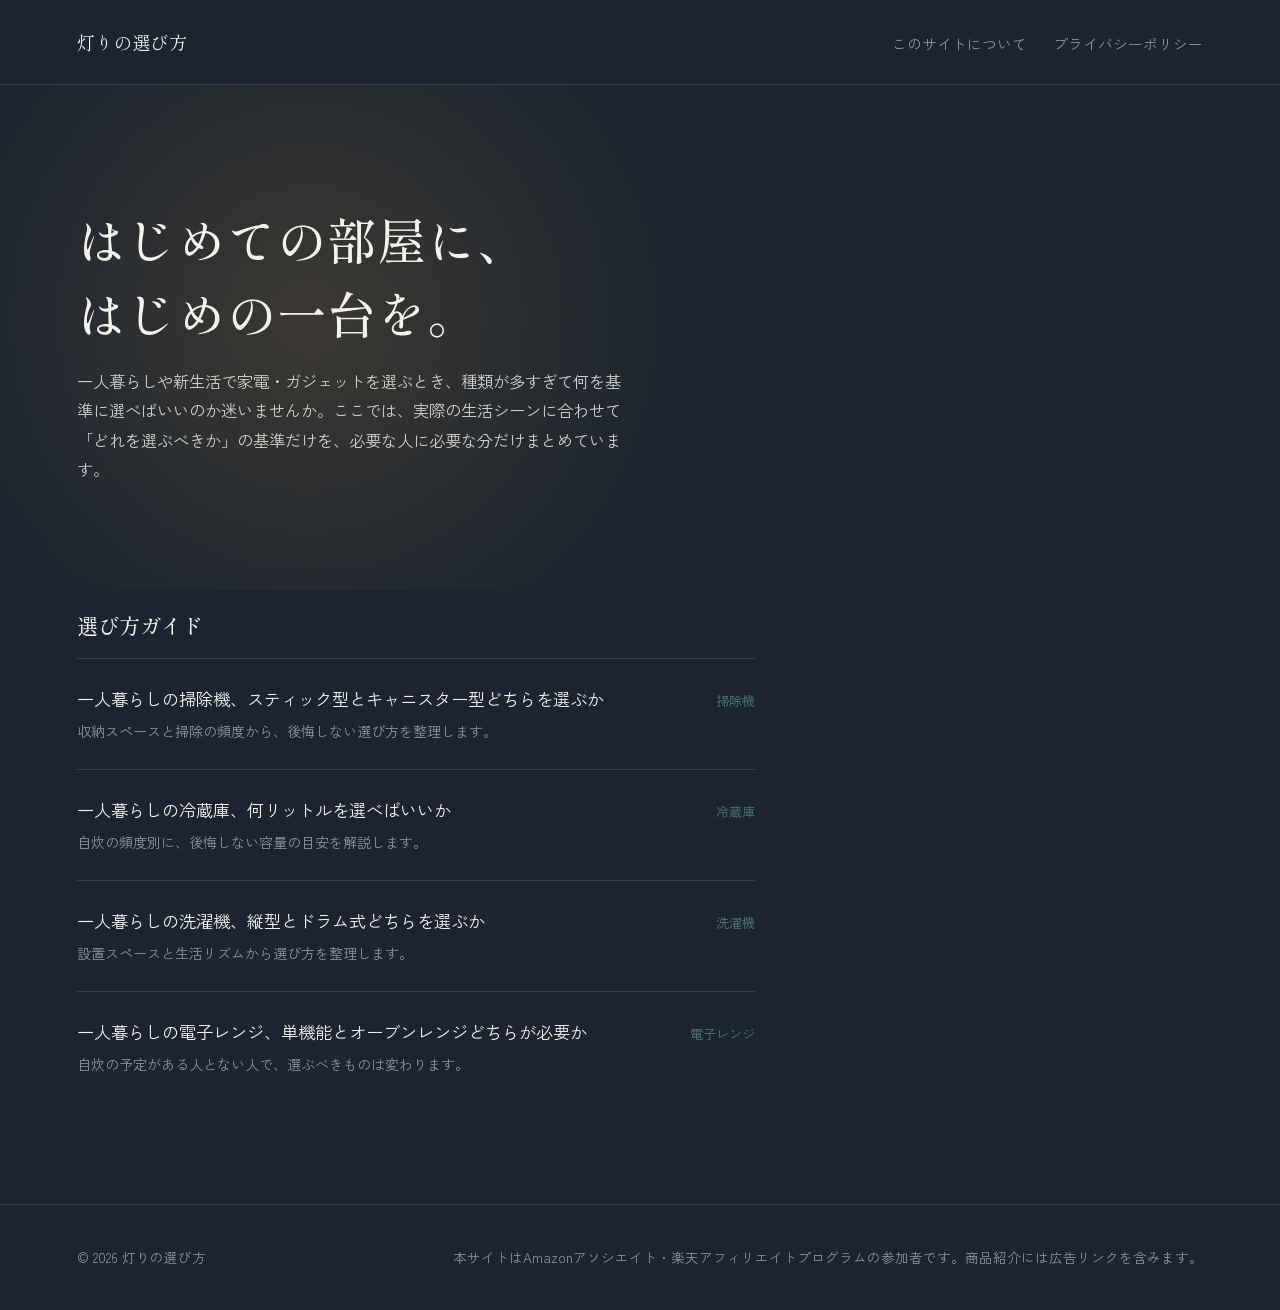
<file: index.html>
<!DOCTYPE html>
<html lang="ja">
<head>
<meta charset="UTF-8">
<meta name="viewport" content="width=device-width, initial-scale=1">
<title>灯りの選び方 | 新生活の家電・ガジェット選びガイド</title>
<meta name="description" content="はじめての一人暮らし・新生活で失敗しない家電とガジェットの選び方を、条件別にわかりやすく紹介しています。">
<link rel="canonical" href="https://example.github.io/">
<link rel="preconnect" href="https://fonts.googleapis.com">
<link href="https://fonts.googleapis.com/css2?family=Shippori+Mincho:wght@500;700&family=Zen+Kaku+Gothic+New:wght@400;500&display=swap" rel="stylesheet">
<link rel="stylesheet" href="style.css">
</head>
<body>

<header class="site-header">
  <div class="logo">灯りの選び方</div>
  <nav>
    <a href="about.html">このサイトについて</a>
    <a href="privacy-policy.html">プライバシーポリシー</a>
  </nav>
</header>

<section class="hero">
  <h1>はじめての部屋に、<br>はじめの一台を。</h1>
  <p>一人暮らしや新生活で家電・ガジェットを選ぶとき、種類が多すぎて何を基準に選べばいいのか迷いませんか。ここでは、実際の生活シーンに合わせて「どれを選ぶべきか」の基準だけを、必要な人に必要な分だけまとめています。</p>
</section>

<section class="article-list">
  <h2>選び方ガイド</h2>
  <div class="article-row">
    <div class="title">
      <a href="articles/vacuum-cleaner-guide.html">一人暮らしの掃除機、スティック型とキャニスター型どちらを選ぶか</a>
      <div class="dek">収納スペースと掃除の頻度から、後悔しない選び方を整理します。</div>
    </div>
    <div class="tag">掃除機</div>
  </div>

  <div class="article-row">
    <div class="title">
      <a href="articles/refrigerator-guide.html">一人暮らしの冷蔵庫、何リットルを選べばいいか</a>
      <div class="dek">自炊の頻度別に、後悔しない容量の目安を解説します。</div>
    </div>
    <div class="tag">冷蔵庫</div>
  </div>

  <div class="article-row">
    <div class="title">
      <a href="articles/washing-machine-guide.html">一人暮らしの洗濯機、縦型とドラム式どちらを選ぶか</a>
      <div class="dek">設置スペースと生活リズムから選び方を整理します。</div>
    </div>
    <div class="tag">洗濯機</div>
  </div>

  <div class="article-row">
    <div class="title">
      <a href="articles/microwave-guide.html">一人暮らしの電子レンジ、単機能とオーブンレンジどちらが必要か</a>
      <div class="dek">自炊の予定がある人とない人で、選ぶべきものは変わります。</div>
    </div>
    <div class="tag">電子レンジ</div>
  </div>

</section>

<footer class="site-footer">
  <span>&copy; 2026 灯りの選び方</span>
  <span>本サイトはAmazonアソシエイト・楽天アフィリエイトプログラムの参加者です。商品紹介には広告リンクを含みます。</span>
</footer>

</body>
</html>
</file>
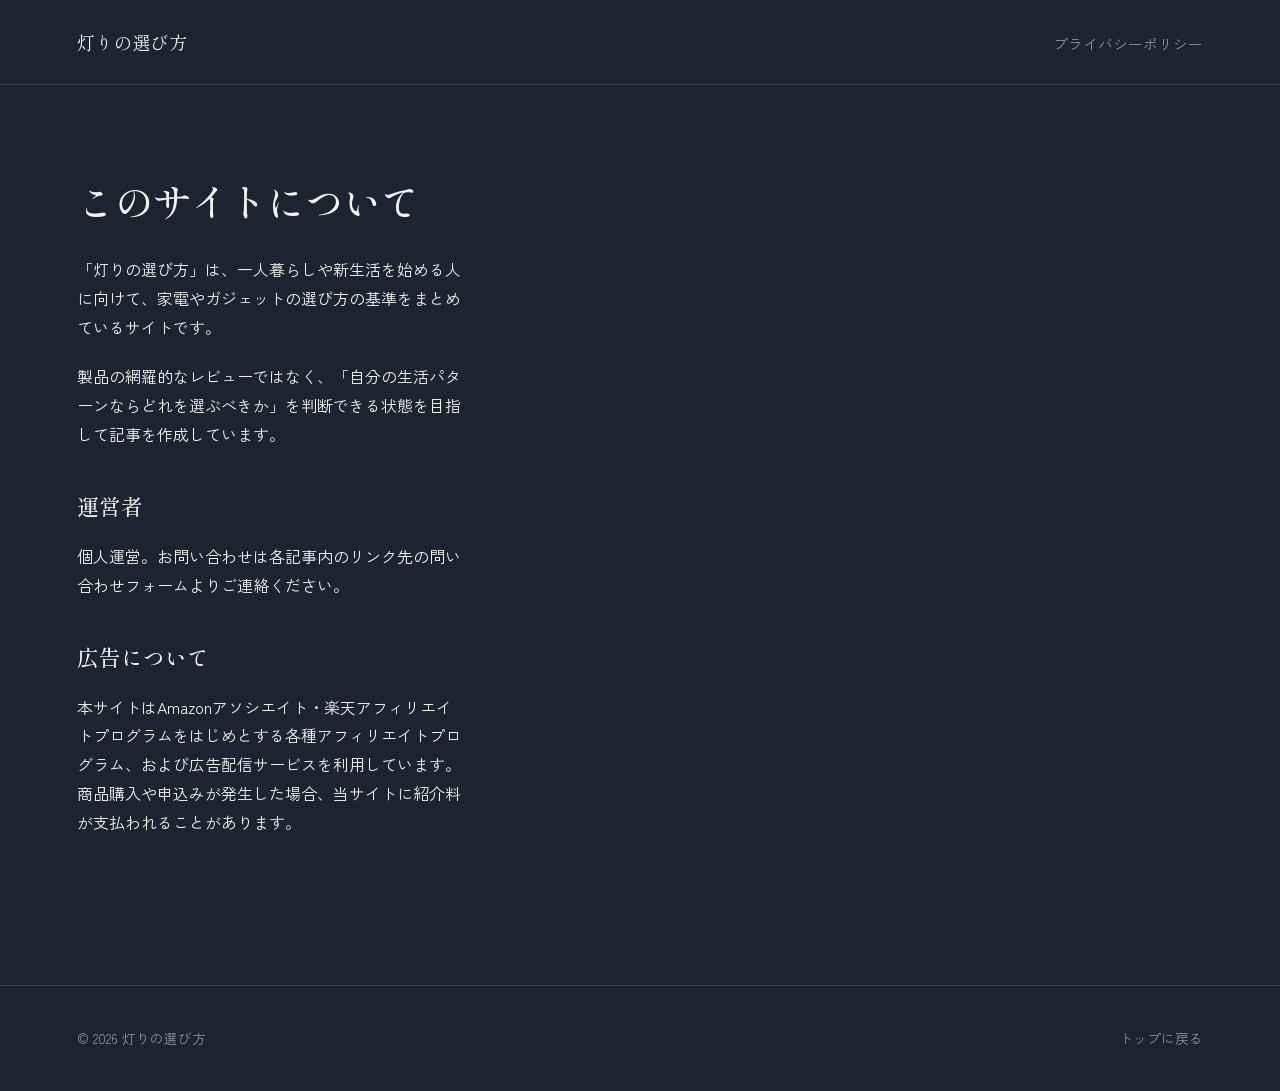
<file: about.html>
<!DOCTYPE html>
<html lang="ja">
<head>
<meta charset="UTF-8">
<meta name="viewport" content="width=device-width, initial-scale=1">
<title>このサイトについて | 灯りの選び方</title>
<link href="https://fonts.googleapis.com/css2?family=Shippori+Mincho:wght@500;700&family=Zen+Kaku+Gothic+New:wght@400;500&display=swap" rel="stylesheet">
<link rel="stylesheet" href="style.css">
</head>
<body>

<header class="site-header">
  <div class="logo"><a href="index.html" style="color:inherit">灯りの選び方</a></div>
  <nav><a href="privacy-policy.html">プライバシーポリシー</a></nav>
</header>

<article class="article">
  <h1>このサイトについて</h1>
  <p>「灯りの選び方」は、一人暮らしや新生活を始める人に向けて、家電やガジェットの選び方の基準をまとめているサイトです。</p>
  <p>製品の網羅的なレビューではなく、「自分の生活パターンならどれを選ぶべきか」を判断できる状態を目指して記事を作成しています。</p>

  <h2>運営者</h2>
  <p>個人運営。お問い合わせは各記事内のリンク先の問い合わせフォームよりご連絡ください。</p>

  <h2>広告について</h2>
  <p>本サイトはAmazonアソシエイト・楽天アフィリエイトプログラムをはじめとする各種アフィリエイトプログラム、および広告配信サービスを利用しています。商品購入や申込みが発生した場合、当サイトに紹介料が支払われることがあります。</p>
</article>

<footer class="site-footer">
  <span>&copy; 2026 灯りの選び方</span>
  <a href="index.html">トップに戻る</a>
</footer>

</body>
</html>
</file>
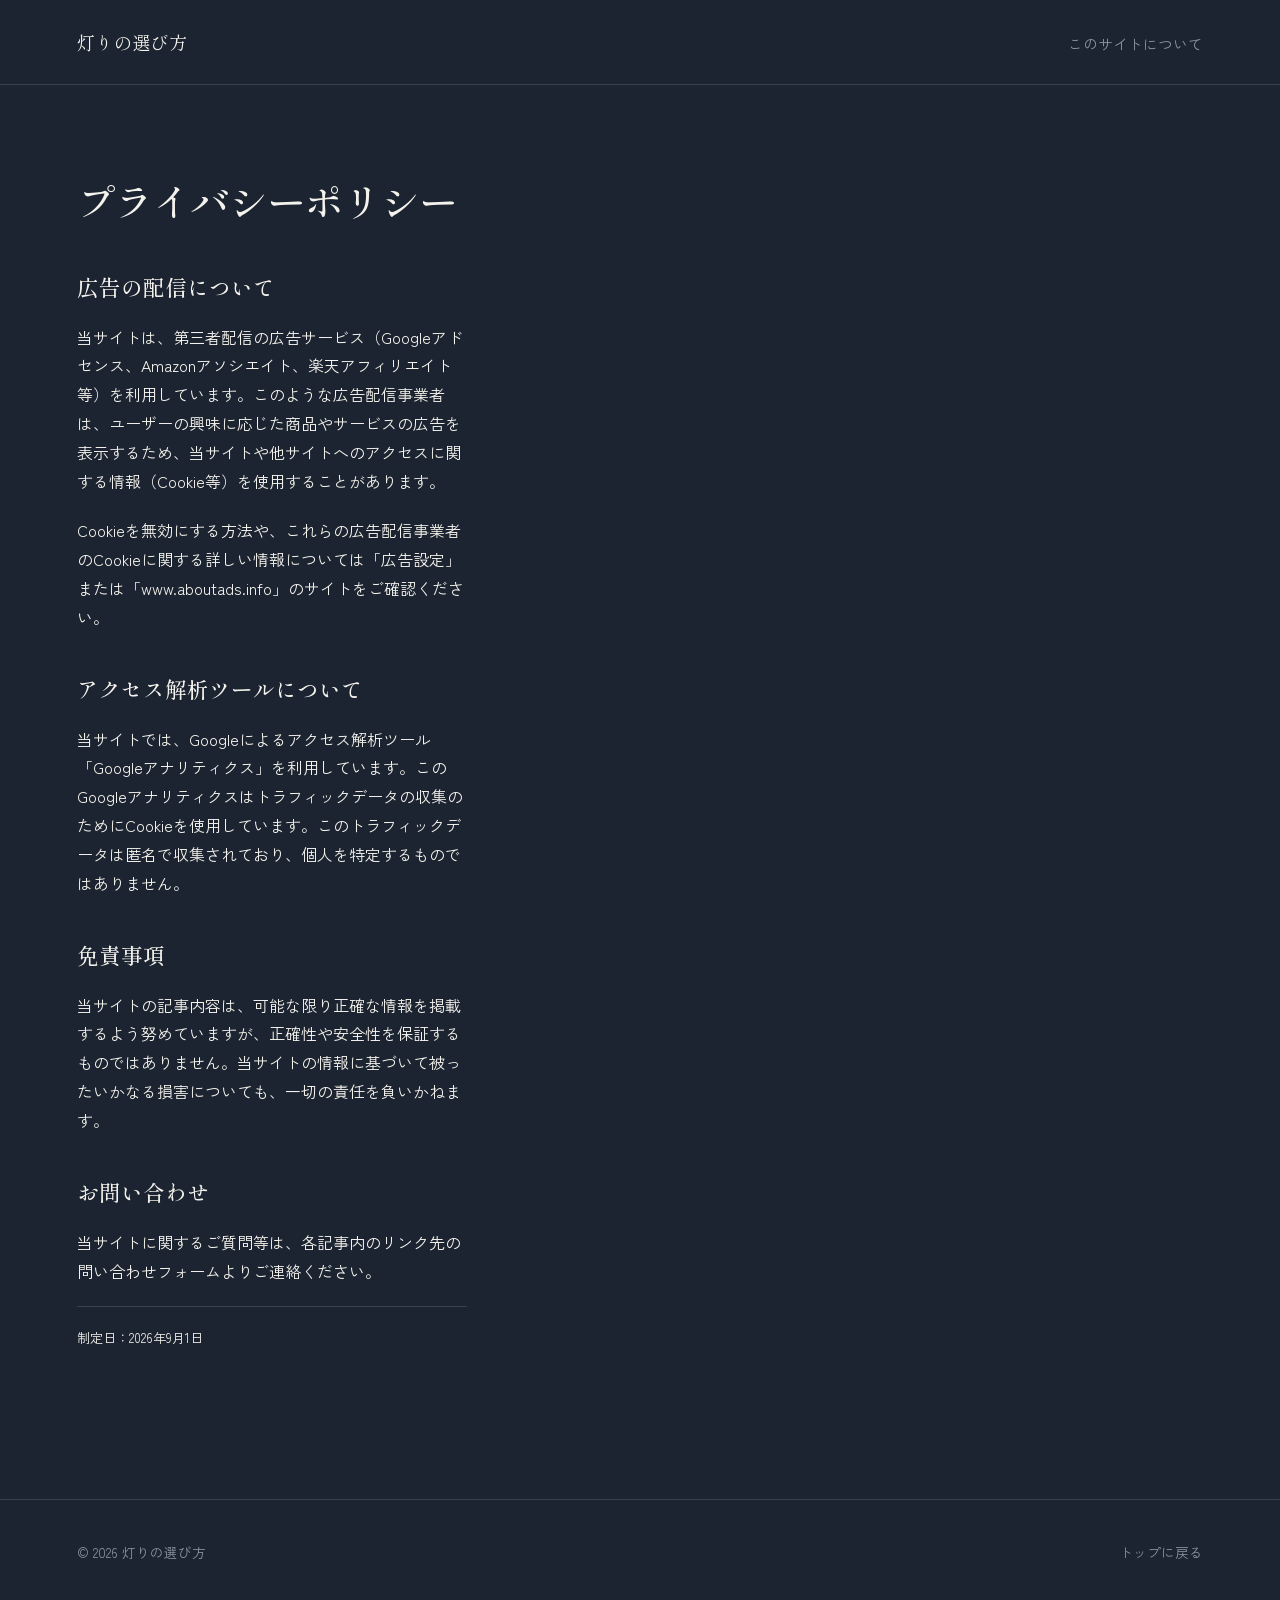
<file: privacy-policy.html>
<!DOCTYPE html>
<html lang="ja">
<head>
<meta charset="UTF-8">
<meta name="viewport" content="width=device-width, initial-scale=1">
<title>プライバシーポリシー | 灯りの選び方</title>
<link href="https://fonts.googleapis.com/css2?family=Shippori+Mincho:wght@500;700&family=Zen+Kaku+Gothic+New:wght@400;500&display=swap" rel="stylesheet">
<link rel="stylesheet" href="style.css">
</head>
<body>

<header class="site-header">
  <div class="logo"><a href="index.html" style="color:inherit">灯りの選び方</a></div>
  <nav><a href="about.html">このサイトについて</a></nav>
</header>

<article class="article">
  <h1>プライバシーポリシー</h1>

  <h2>広告の配信について</h2>
  <p>当サイトは、第三者配信の広告サービス（Googleアドセンス、Amazonアソシエイト、楽天アフィリエイト等）を利用しています。このような広告配信事業者は、ユーザーの興味に応じた商品やサービスの広告を表示するため、当サイトや他サイトへのアクセスに関する情報（Cookie等）を使用することがあります。</p>
  <p>Cookieを無効にする方法や、これらの広告配信事業者のCookieに関する詳しい情報については「広告設定」または「www.aboutads.info」のサイトをご確認ください。</p>

  <h2>アクセス解析ツールについて</h2>
  <p>当サイトでは、Googleによるアクセス解析ツール「Googleアナリティクス」を利用しています。このGoogleアナリティクスはトラフィックデータの収集のためにCookieを使用しています。このトラフィックデータは匿名で収集されており、個人を特定するものではありません。</p>

  <h2>免責事項</h2>
  <p>当サイトの記事内容は、可能な限り正確な情報を掲載するよう努めていますが、正確性や安全性を保証するものではありません。当サイトの情報に基づいて被ったいかなる損害についても、一切の責任を負いかねます。</p>

  <h2>お問い合わせ</h2>
  <p>当サイトに関するご質問等は、各記事内のリンク先の問い合わせフォームよりご連絡ください。</p>

  <p class="disclosure">制定日：2026年9月1日</p>
</article>

<footer class="site-footer">
  <span>&copy; 2026 灯りの選び方</span>
  <a href="index.html">トップに戻る</a>
</footer>

</body>
</html>
</file>
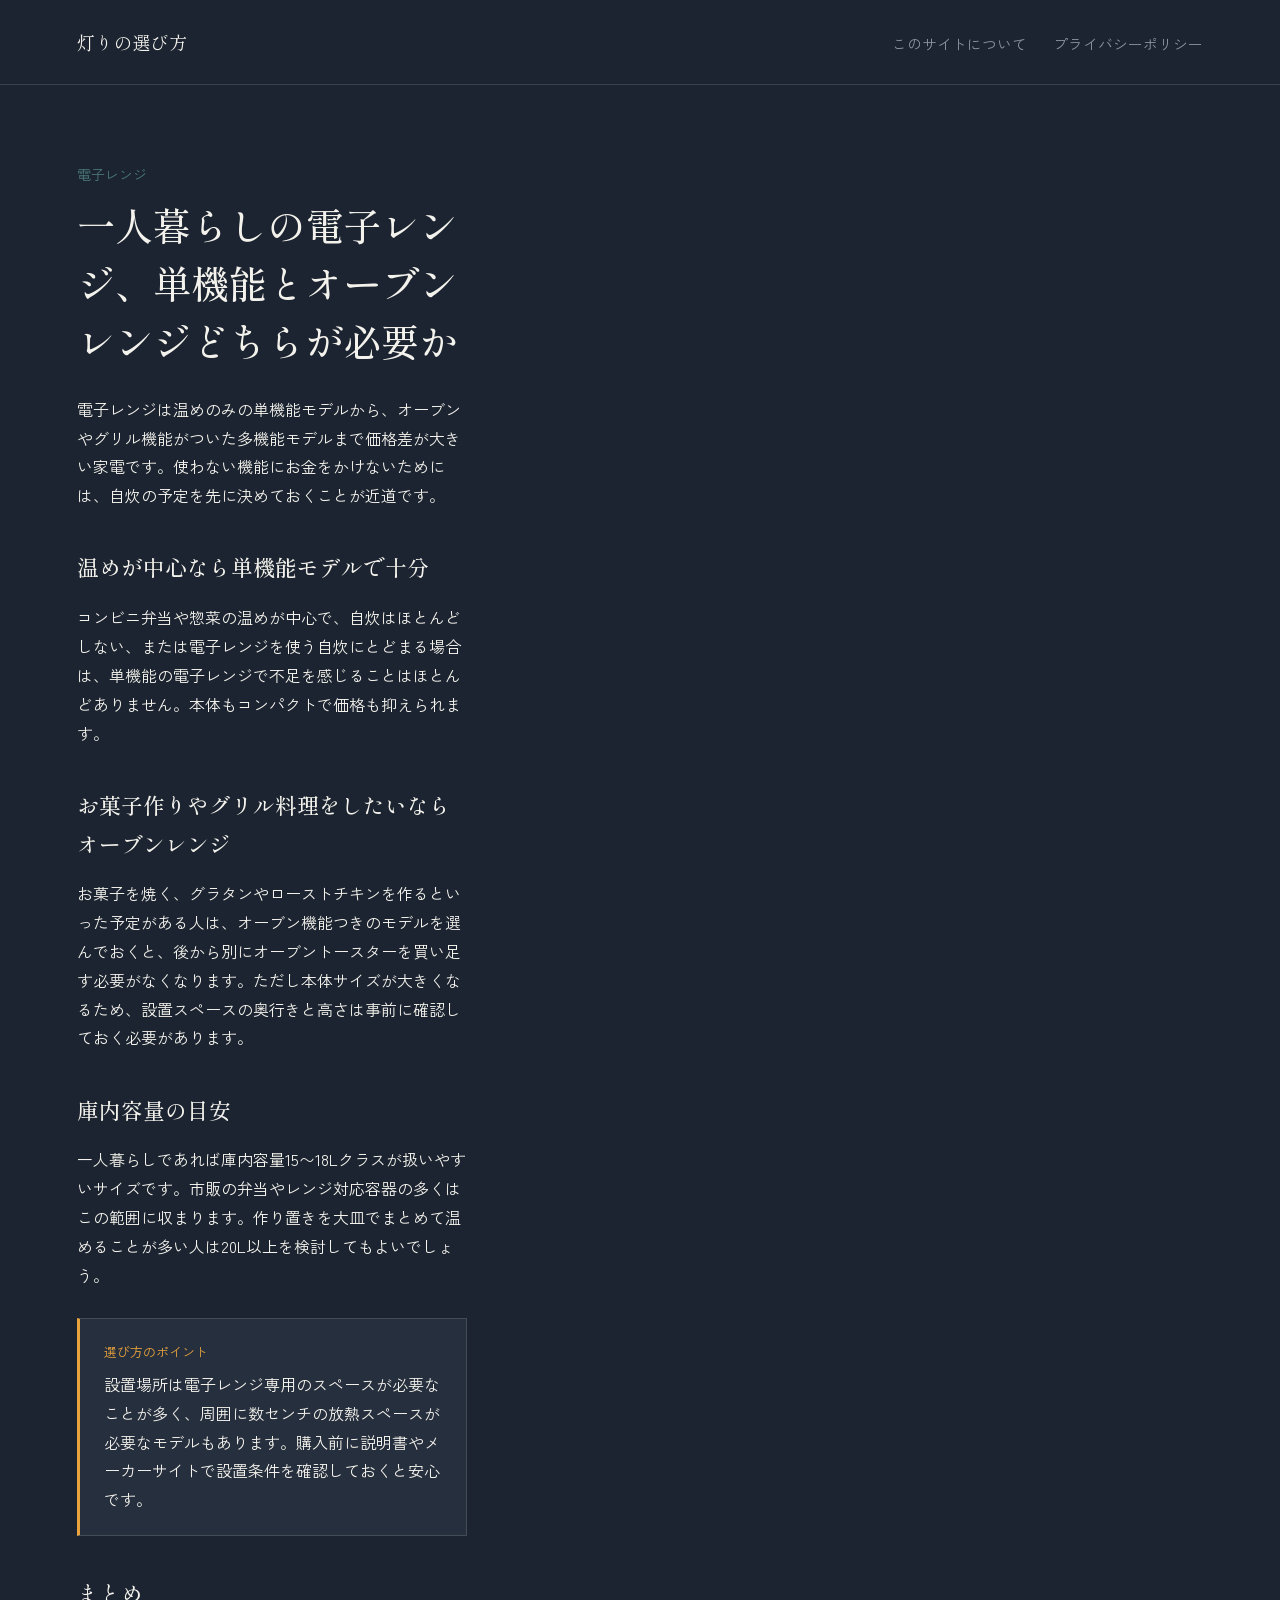
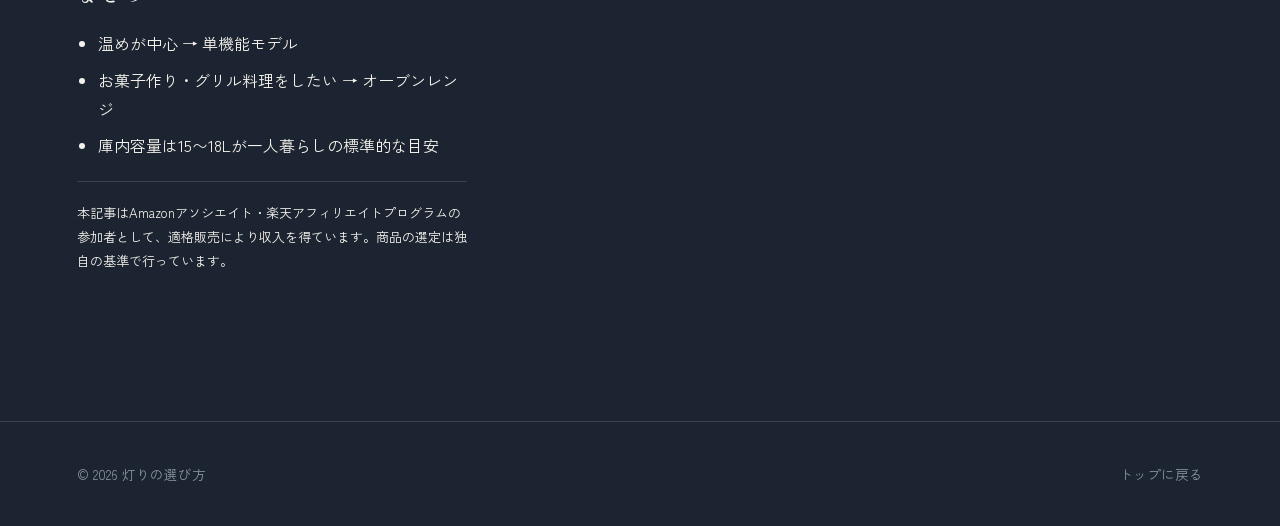
<file: articles/microwave-guide.html>
<!DOCTYPE html>
<html lang="ja">
<head>
<meta charset="UTF-8">
<meta name="viewport" content="width=device-width, initial-scale=1">
<title>一人暮らしの電子レンジ、単機能とオーブンレンジどちらが必要か | 灯りの選び方</title>
<meta name="description" content="一人暮らしの電子レンジ選びで、単機能レンジとオーブンレンジのどちらが必要かを自炊の予定から解説します。">
<link rel="canonical" href="https://example.github.io/articles/microwave-guide.html">
<link href="https://fonts.googleapis.com/css2?family=Shippori+Mincho:wght@500;700&family=Zen+Kaku+Gothic+New:wght@400;500&display=swap" rel="stylesheet">
<link rel="stylesheet" href="../style.css">
</head>
<body>

<header class="site-header">
  <div class="logo"><a href="../index.html" style="color:inherit">灯りの選び方</a></div>
  <nav>
    <a href="../about.html">このサイトについて</a>
    <a href="../privacy-policy.html">プライバシーポリシー</a>
  </nav>
</header>

<article class="article">
  <div class="eyebrow">電子レンジ</div>
  <h1>一人暮らしの電子レンジ、単機能とオーブンレンジどちらが必要か</h1>

  <p>電子レンジは温めのみの単機能モデルから、オーブンやグリル機能がついた多機能モデルまで価格差が大きい家電です。使わない機能にお金をかけないためには、自炊の予定を先に決めておくことが近道です。</p>

  <h2>温めが中心なら単機能モデルで十分</h2>
  <p>コンビニ弁当や惣菜の温めが中心で、自炊はほとんどしない、または電子レンジを使う自炊にとどまる場合は、単機能の電子レンジで不足を感じることはほとんどありません。本体もコンパクトで価格も抑えられます。</p>

  <h2>お菓子作りやグリル料理をしたいならオーブンレンジ</h2>
  <p>お菓子を焼く、グラタンやローストチキンを作るといった予定がある人は、オーブン機能つきのモデルを選んでおくと、後から別にオーブントースターを買い足す必要がなくなります。ただし本体サイズが大きくなるため、設置スペースの奥行きと高さは事前に確認しておく必要があります。</p>

  <h2>庫内容量の目安</h2>
  <p>一人暮らしであれば庫内容量15〜18Lクラスが扱いやすいサイズです。市販の弁当やレンジ対応容器の多くはこの範囲に収まります。作り置きを大皿でまとめて温めることが多い人は20L以上を検討してもよいでしょう。</p>

  <div class="pick-box">
    <div class="pick-label">選び方のポイント</div>
    設置場所は電子レンジ専用のスペースが必要なことが多く、周囲に数センチの放熱スペースが必要なモデルもあります。購入前に説明書やメーカーサイトで設置条件を確認しておくと安心です。
  </div>

  <h2>まとめ</h2>
  <ul>
    <li>温めが中心 → 単機能モデル</li>
    <li>お菓子作り・グリル料理をしたい → オーブンレンジ</li>
    <li>庫内容量は15〜18Lが一人暮らしの標準的な目安</li>
  </ul>

  <p class="disclosure">本記事はAmazonアソシエイト・楽天アフィリエイトプログラムの参加者として、適格販売により収入を得ています。商品の選定は独自の基準で行っています。</p>
</article>

<footer class="site-footer">
  <span>&copy; 2026 灯りの選び方</span>
  <a href="../index.html">トップに戻る</a>
</footer>

</body>
</html>
</file>
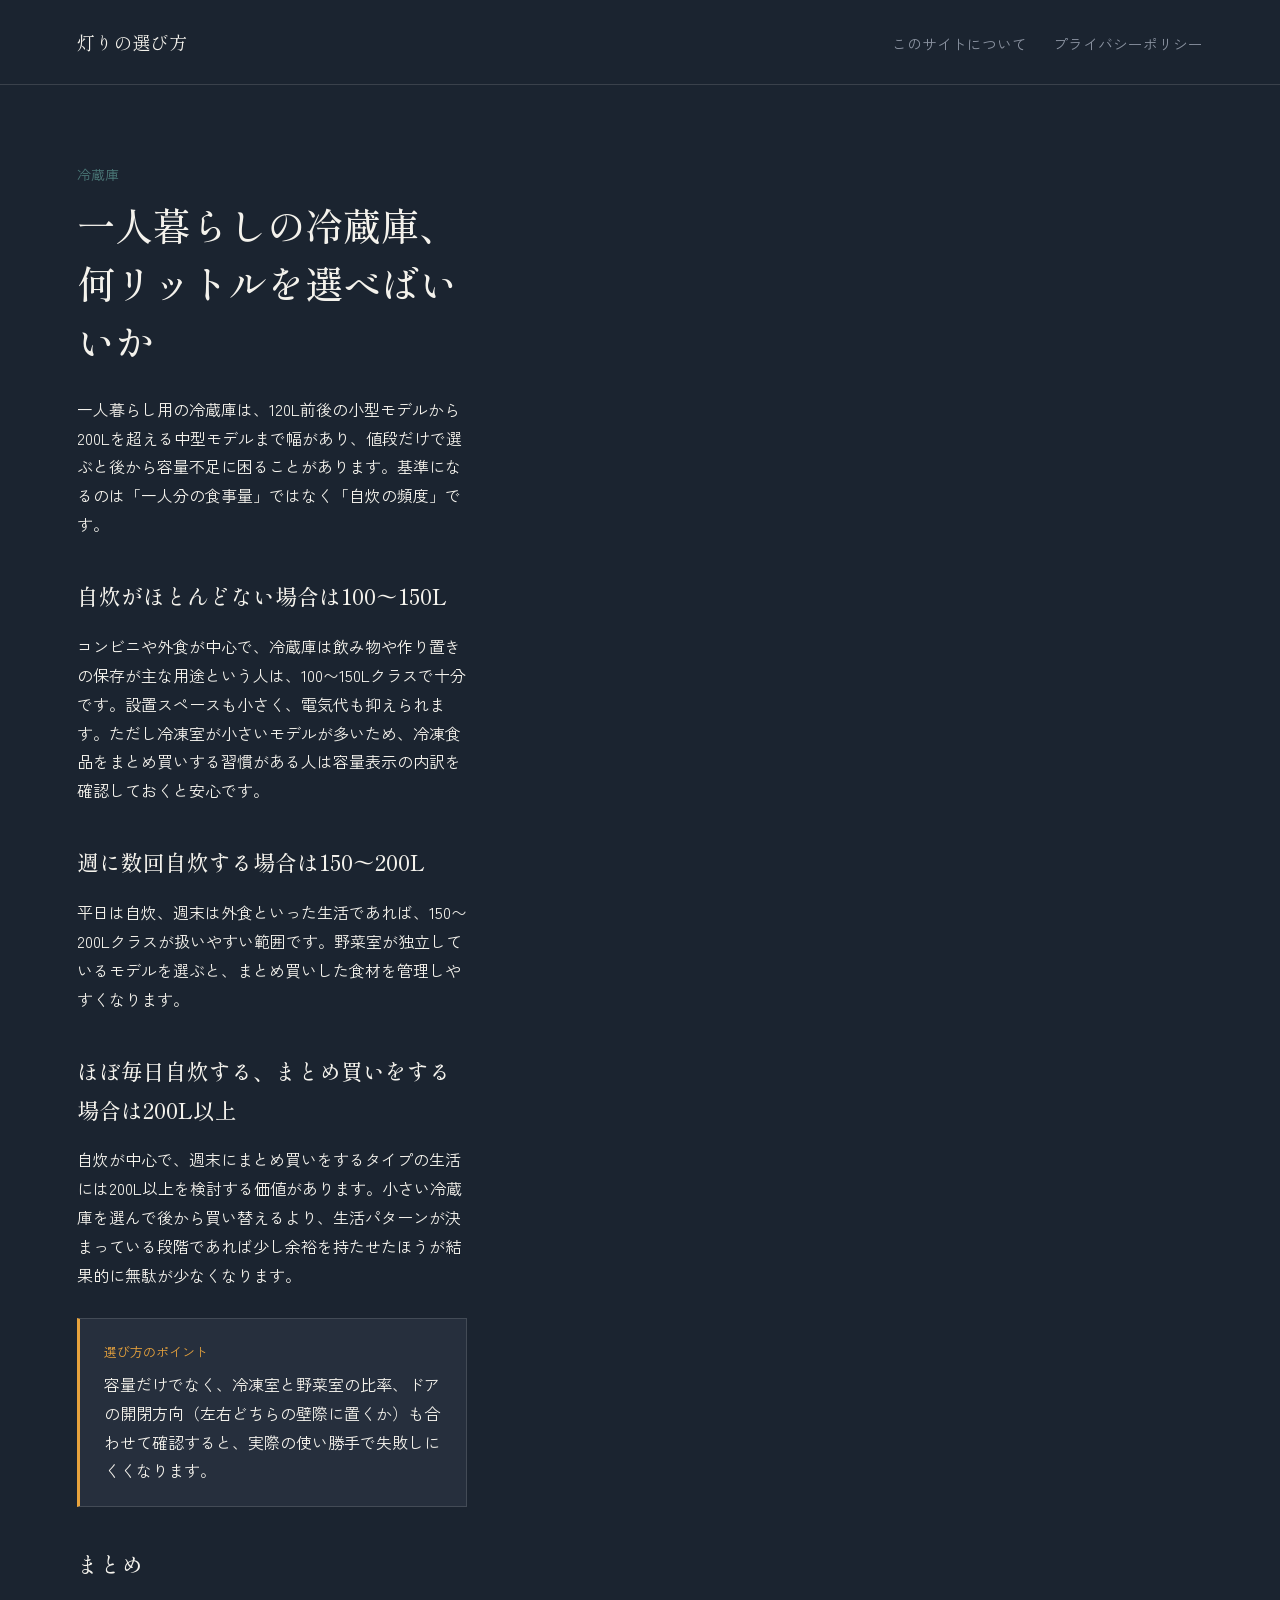
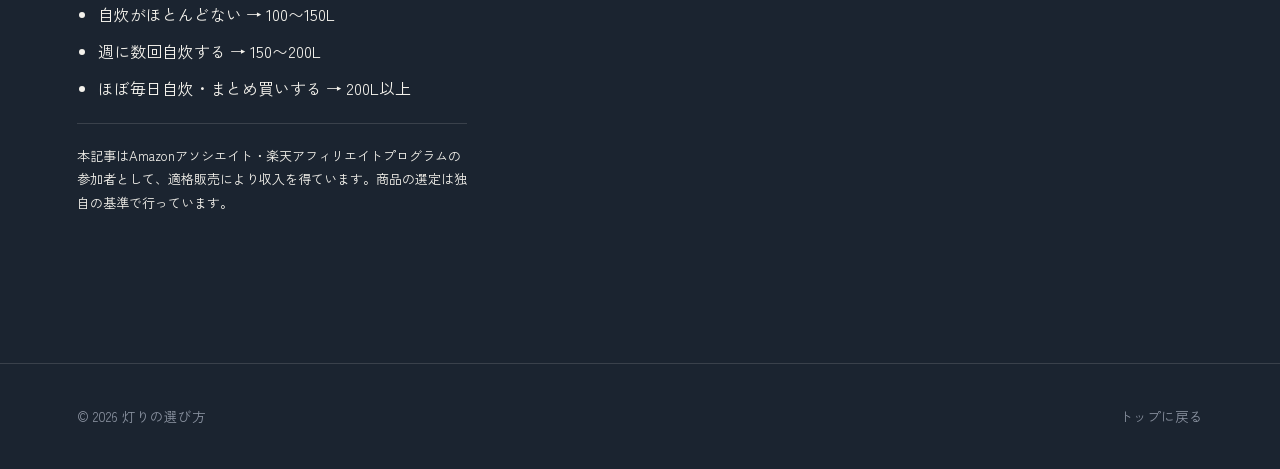
<file: articles/refrigerator-guide.html>
<!DOCTYPE html>
<html lang="ja">
<head>
<meta charset="UTF-8">
<meta name="viewport" content="width=device-width, initial-scale=1">
<title>一人暮らしの冷蔵庫、何リットルを選べばいいか | 灯りの選び方</title>
<meta name="description" content="一人暮らしの冷蔵庫選びで失敗しないための容量の目安を、自炊の頻度別に解説します。">
<link rel="canonical" href="https://example.github.io/articles/refrigerator-guide.html">
<link href="https://fonts.googleapis.com/css2?family=Shippori+Mincho:wght@500;700&family=Zen+Kaku+Gothic+New:wght@400;500&display=swap" rel="stylesheet">
<link rel="stylesheet" href="../style.css">
</head>
<body>

<header class="site-header">
  <div class="logo"><a href="../index.html" style="color:inherit">灯りの選び方</a></div>
  <nav>
    <a href="../about.html">このサイトについて</a>
    <a href="../privacy-policy.html">プライバシーポリシー</a>
  </nav>
</header>

<article class="article">
  <div class="eyebrow">冷蔵庫</div>
  <h1>一人暮らしの冷蔵庫、何リットルを選べばいいか</h1>

  <p>一人暮らし用の冷蔵庫は、120L前後の小型モデルから200Lを超える中型モデルまで幅があり、値段だけで選ぶと後から容量不足に困ることがあります。基準になるのは「一人分の食事量」ではなく「自炊の頻度」です。</p>

  <h2>自炊がほとんどない場合は100〜150L</h2>
  <p>コンビニや外食が中心で、冷蔵庫は飲み物や作り置きの保存が主な用途という人は、100〜150Lクラスで十分です。設置スペースも小さく、電気代も抑えられます。ただし冷凍室が小さいモデルが多いため、冷凍食品をまとめ買いする習慣がある人は容量表示の内訳を確認しておくと安心です。</p>

  <h2>週に数回自炊する場合は150〜200L</h2>
  <p>平日は自炊、週末は外食といった生活であれば、150〜200Lクラスが扱いやすい範囲です。野菜室が独立しているモデルを選ぶと、まとめ買いした食材を管理しやすくなります。</p>

  <h2>ほぼ毎日自炊する、まとめ買いをする場合は200L以上</h2>
  <p>自炊が中心で、週末にまとめ買いをするタイプの生活には200L以上を検討する価値があります。小さい冷蔵庫を選んで後から買い替えるより、生活パターンが決まっている段階であれば少し余裕を持たせたほうが結果的に無駄が少なくなります。</p>

  <div class="pick-box">
    <div class="pick-label">選び方のポイント</div>
    容量だけでなく、冷凍室と野菜室の比率、ドアの開閉方向（左右どちらの壁際に置くか）も合わせて確認すると、実際の使い勝手で失敗しにくくなります。
  </div>

  <h2>まとめ</h2>
  <ul>
    <li>自炊がほとんどない → 100〜150L</li>
    <li>週に数回自炊する → 150〜200L</li>
    <li>ほぼ毎日自炊・まとめ買いする → 200L以上</li>
  </ul>

  <p class="disclosure">本記事はAmazonアソシエイト・楽天アフィリエイトプログラムの参加者として、適格販売により収入を得ています。商品の選定は独自の基準で行っています。</p>
</article>

<footer class="site-footer">
  <span>&copy; 2026 灯りの選び方</span>
  <a href="../index.html">トップに戻る</a>
</footer>

</body>
</html>
</file>
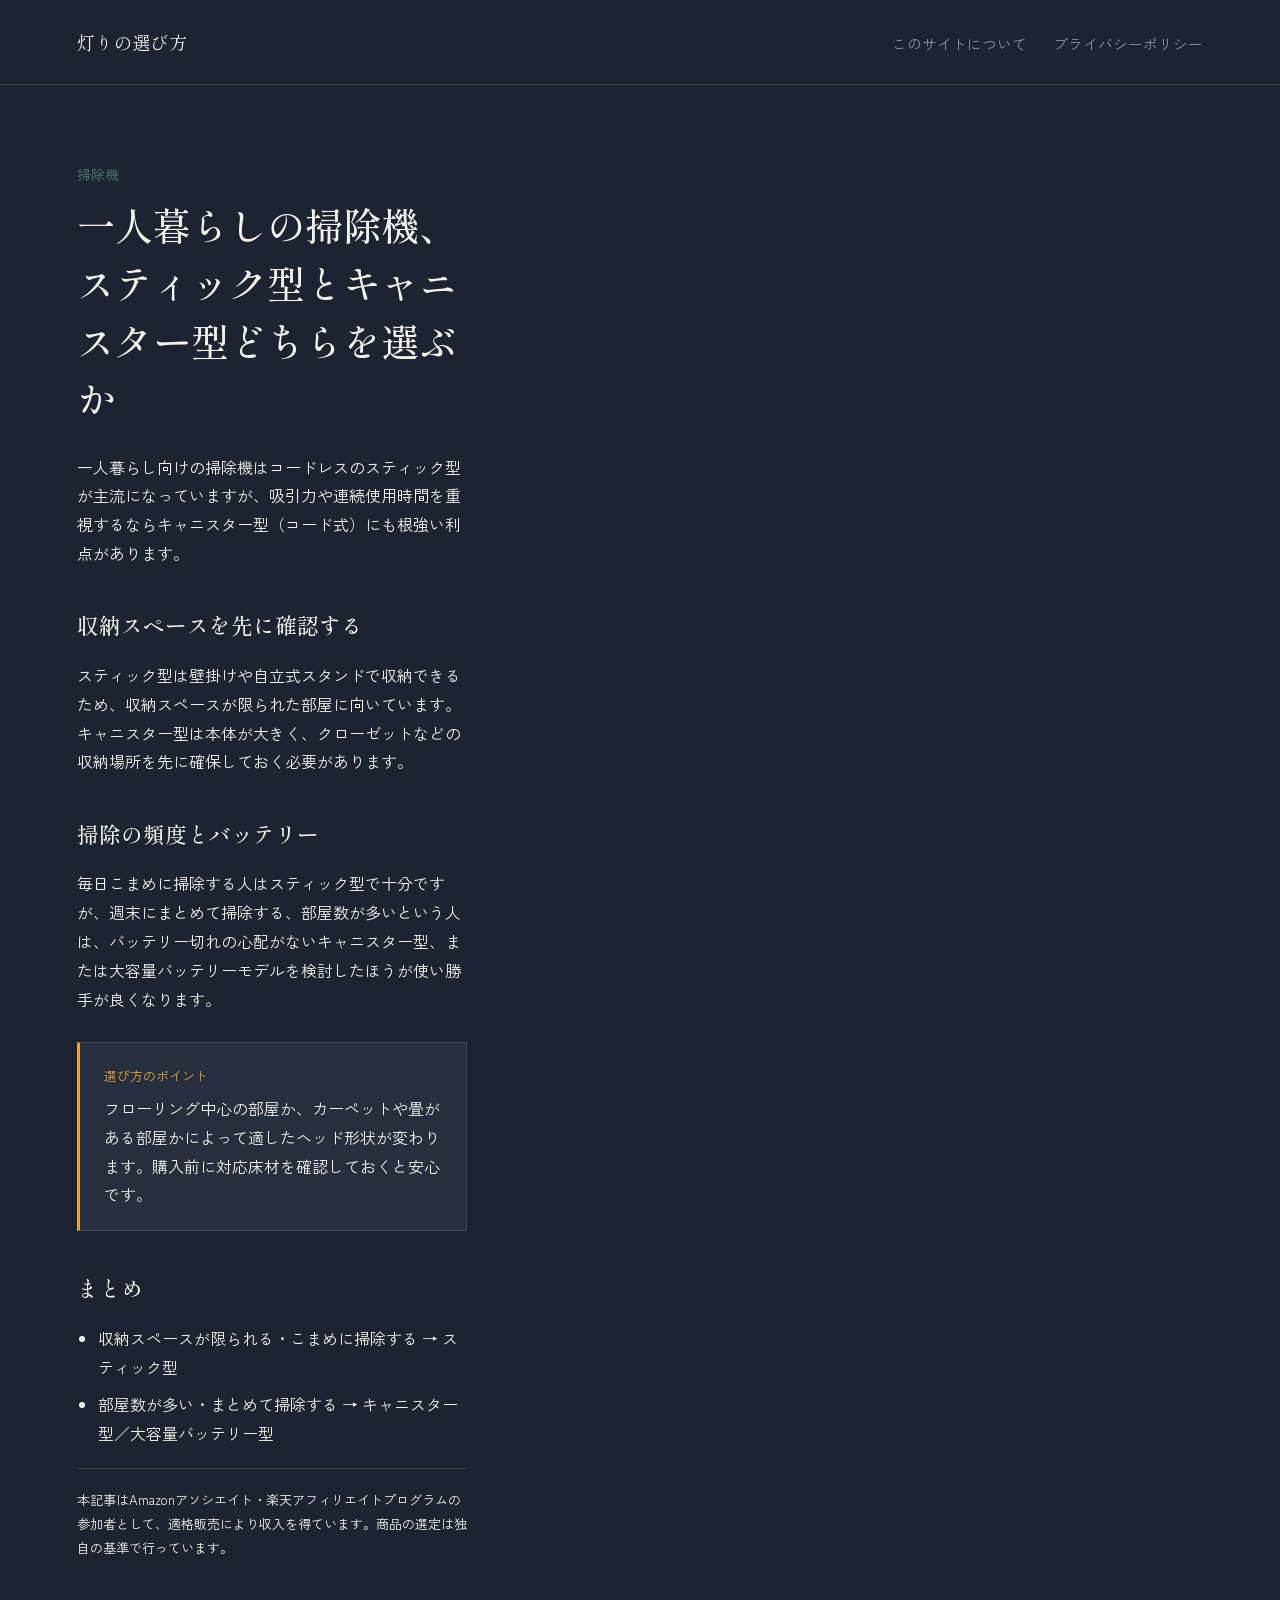
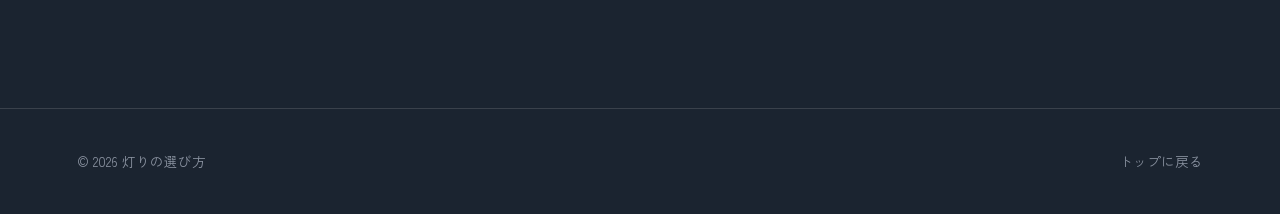
<file: articles/vacuum-cleaner-guide.html>
<!DOCTYPE html>
<html lang="ja">
<head>
<meta charset="UTF-8">
<meta name="viewport" content="width=device-width, initial-scale=1">
<title>一人暮らしの掃除機、スティック型とキャニスター型どちらを選ぶか | 灯りの選び方</title>
<meta name="description" content="収納スペースと掃除の頻度から、後悔しない選び方を整理します。">
<link rel="canonical" href="https://example.github.io/articles/vacuum-cleaner-guide.html">
<link href="https://fonts.googleapis.com/css2?family=Shippori+Mincho:wght@500;700&family=Zen+Kaku+Gothic+New:wght@400;500&display=swap" rel="stylesheet">
<link rel="stylesheet" href="../style.css">
</head>
<body>

<header class="site-header">
  <div class="logo"><a href="../index.html" style="color:inherit">灯りの選び方</a></div>
  <nav>
    <a href="../about.html">このサイトについて</a>
    <a href="../privacy-policy.html">プライバシーポリシー</a>
  </nav>
</header>

<article class="article">
  <div class="eyebrow">掃除機</div>
  <h1>一人暮らしの掃除機、スティック型とキャニスター型どちらを選ぶか</h1>

  <p>一人暮らし向けの掃除機はコードレスのスティック型が主流になっていますが、吸引力や連続使用時間を重視するならキャニスター型（コード式）にも根強い利点があります。</p>

  <h2>収納スペースを先に確認する</h2>
  <p>スティック型は壁掛けや自立式スタンドで収納できるため、収納スペースが限られた部屋に向いています。キャニスター型は本体が大きく、クローゼットなどの収納場所を先に確保しておく必要があります。</p>

  <h2>掃除の頻度とバッテリー</h2>
  <p>毎日こまめに掃除する人はスティック型で十分ですが、週末にまとめて掃除する、部屋数が多いという人は、バッテリー切れの心配がないキャニスター型、または大容量バッテリーモデルを検討したほうが使い勝手が良くなります。</p>

  <div class="pick-box">
    <div class="pick-label">選び方のポイント</div>
    フローリング中心の部屋か、カーペットや畳がある部屋かによって適したヘッド形状が変わります。購入前に対応床材を確認しておくと安心です。
  </div>

  <h2>まとめ</h2>
  <ul>
    <li>収納スペースが限られる・こまめに掃除する → スティック型</li>
    <li>部屋数が多い・まとめて掃除する → キャニスター型／大容量バッテリー型</li>
  </ul>

  <p class="disclosure">本記事はAmazonアソシエイト・楽天アフィリエイトプログラムの参加者として、適格販売により収入を得ています。商品の選定は独自の基準で行っています。</p>
</article>

<footer class="site-footer">
  <span>&copy; 2026 灯りの選び方</span>
  <a href="../index.html">トップに戻る</a>
</footer>

</body>
</html>
</file>
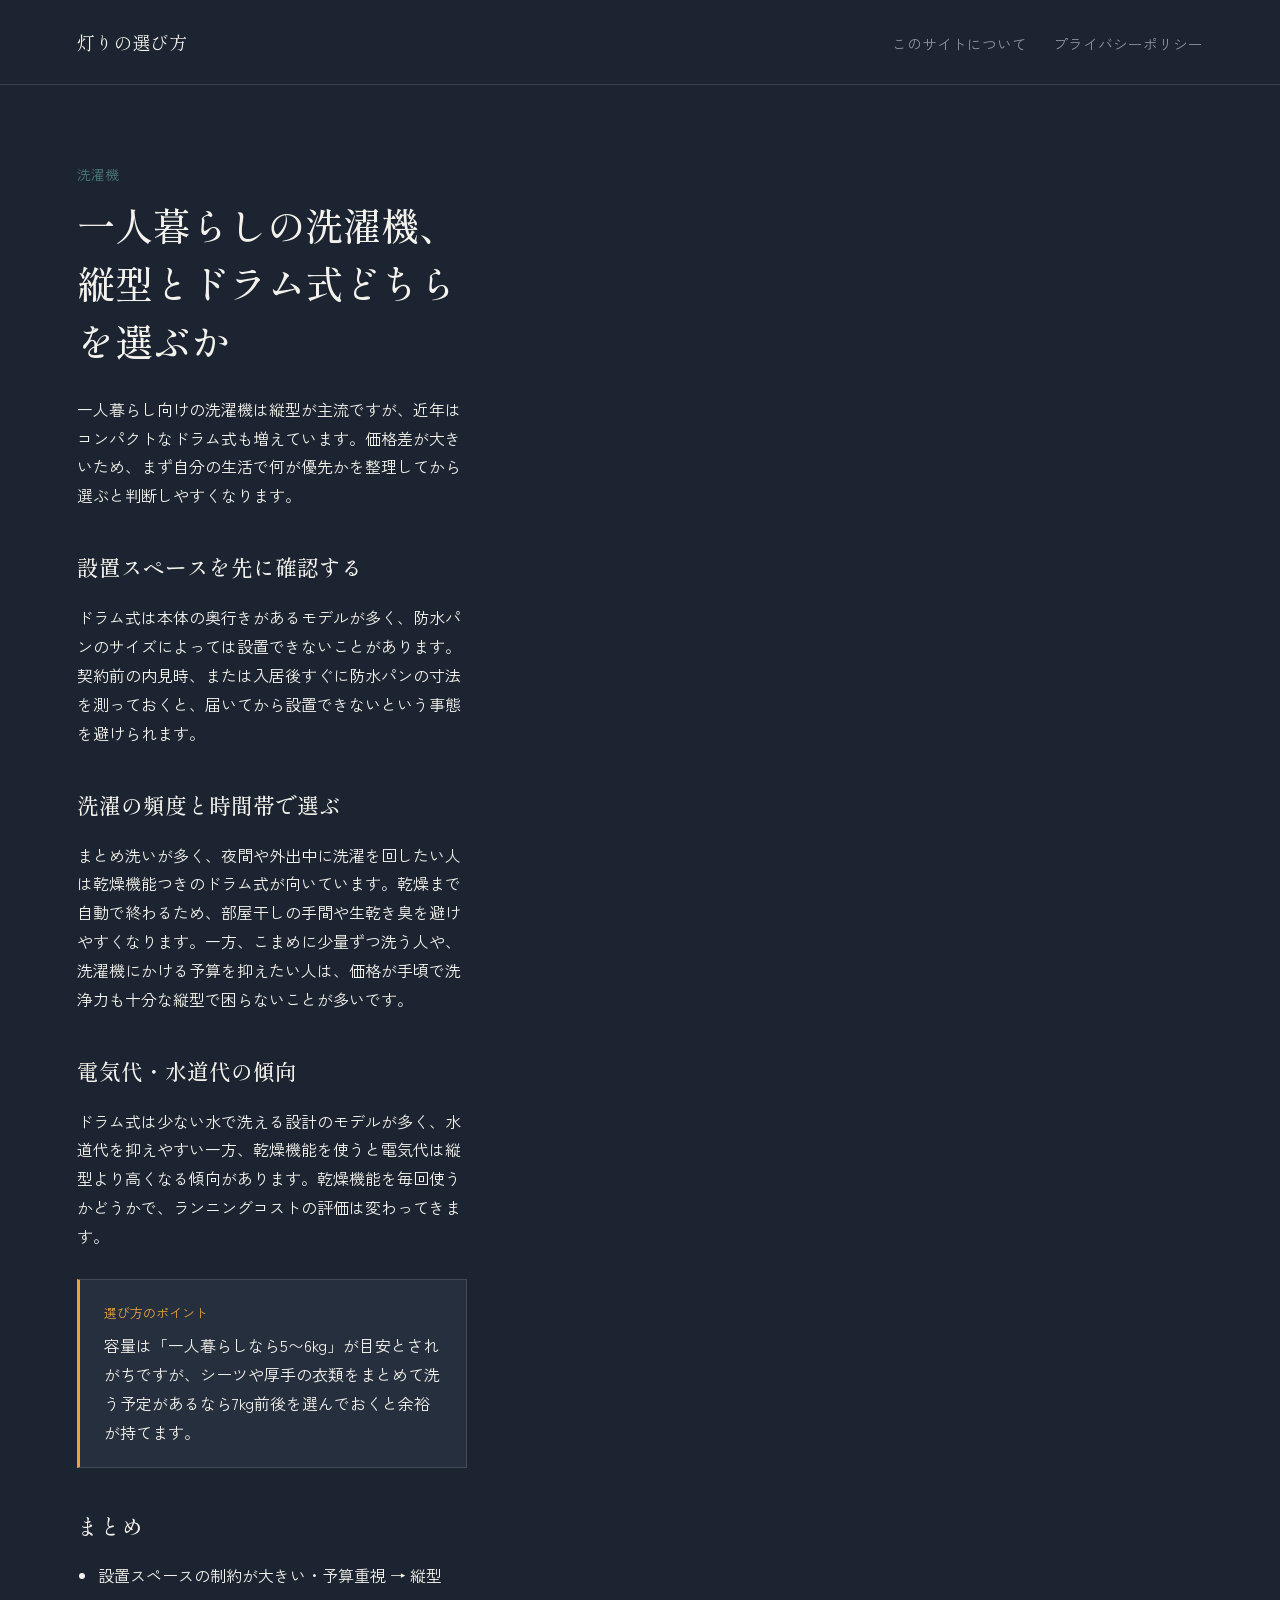
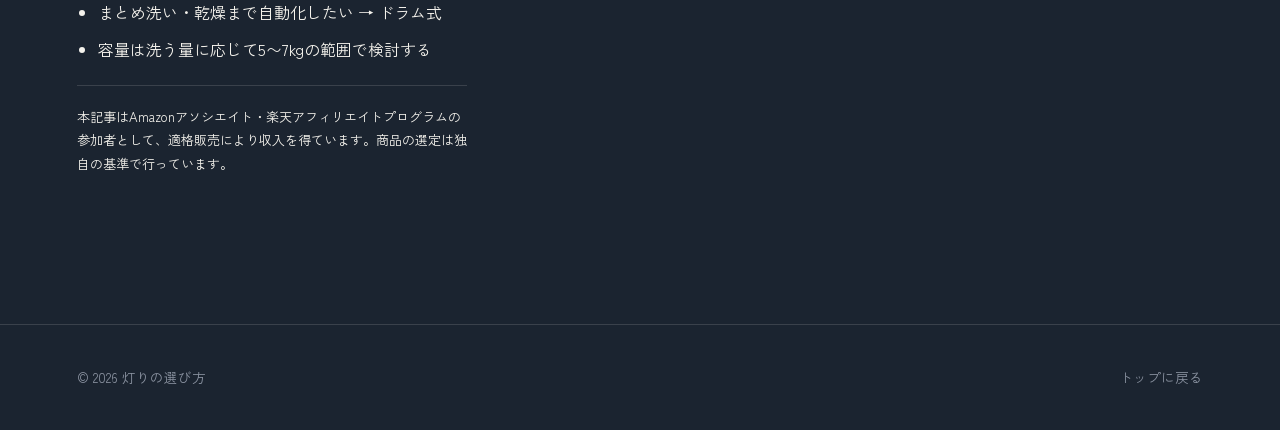
<file: articles/washing-machine-guide.html>
<!DOCTYPE html>
<html lang="ja">
<head>
<meta charset="UTF-8">
<meta name="viewport" content="width=device-width, initial-scale=1">
<title>一人暮らしの洗濯機、縦型とドラム式どちらを選ぶか | 灯りの選び方</title>
<meta name="description" content="一人暮らしの洗濯機選びで、縦型とドラム式のどちらが向いているかを設置環境と生活リズムから解説します。">
<link rel="canonical" href="https://example.github.io/articles/washing-machine-guide.html">
<link href="https://fonts.googleapis.com/css2?family=Shippori+Mincho:wght@500;700&family=Zen+Kaku+Gothic+New:wght@400;500&display=swap" rel="stylesheet">
<link rel="stylesheet" href="../style.css">
</head>
<body>

<header class="site-header">
  <div class="logo"><a href="../index.html" style="color:inherit">灯りの選び方</a></div>
  <nav>
    <a href="../about.html">このサイトについて</a>
    <a href="../privacy-policy.html">プライバシーポリシー</a>
  </nav>
</header>

<article class="article">
  <div class="eyebrow">洗濯機</div>
  <h1>一人暮らしの洗濯機、縦型とドラム式どちらを選ぶか</h1>

  <p>一人暮らし向けの洗濯機は縦型が主流ですが、近年はコンパクトなドラム式も増えています。価格差が大きいため、まず自分の生活で何が優先かを整理してから選ぶと判断しやすくなります。</p>

  <h2>設置スペースを先に確認する</h2>
  <p>ドラム式は本体の奥行きがあるモデルが多く、防水パンのサイズによっては設置できないことがあります。契約前の内見時、または入居後すぐに防水パンの寸法を測っておくと、届いてから設置できないという事態を避けられます。</p>

  <h2>洗濯の頻度と時間帯で選ぶ</h2>
  <p>まとめ洗いが多く、夜間や外出中に洗濯を回したい人は乾燥機能つきのドラム式が向いています。乾燥まで自動で終わるため、部屋干しの手間や生乾き臭を避けやすくなります。一方、こまめに少量ずつ洗う人や、洗濯機にかける予算を抑えたい人は、価格が手頃で洗浄力も十分な縦型で困らないことが多いです。</p>

  <h2>電気代・水道代の傾向</h2>
  <p>ドラム式は少ない水で洗える設計のモデルが多く、水道代を抑えやすい一方、乾燥機能を使うと電気代は縦型より高くなる傾向があります。乾燥機能を毎回使うかどうかで、ランニングコストの評価は変わってきます。</p>

  <div class="pick-box">
    <div class="pick-label">選び方のポイント</div>
    容量は「一人暮らしなら5〜6kg」が目安とされがちですが、シーツや厚手の衣類をまとめて洗う予定があるなら7kg前後を選んでおくと余裕が持てます。
  </div>

  <h2>まとめ</h2>
  <ul>
    <li>設置スペースの制約が大きい・予算重視 → 縦型</li>
    <li>まとめ洗い・乾燥まで自動化したい → ドラム式</li>
    <li>容量は洗う量に応じて5〜7kgの範囲で検討する</li>
  </ul>

  <p class="disclosure">本記事はAmazonアソシエイト・楽天アフィリエイトプログラムの参加者として、適格販売により収入を得ています。商品の選定は独自の基準で行っています。</p>
</article>

<footer class="site-footer">
  <span>&copy; 2026 灯りの選び方</span>
  <a href="../index.html">トップに戻る</a>
</footer>

</body>
</html>
</file>
<file: style.css>
/* ============================================================
   design tokens
   theme: 新生活の灯り - 新しい部屋に灯る、最初のあかり
   ============================================================ */
:root {
  --ink: #1b2430;
  --ink-soft: #262f3d;
  --paper: #f4f2ec;
  --paper-dim: #cfd0c8;
  --amber: #e8a33d;
  --amber-dim: #c98a2c;
  --teal: #4c7a79;
  --grey: #8b93a1;
  --line: rgba(244, 242, 236, 0.14);

  --font-display: "Shippori Mincho", serif;
  --font-body: "Zen Kaku Gothic New", sans-serif;

  --measure: 34em;
}

* { box-sizing: border-box; }

html { scroll-behavior: smooth; }

body {
  margin: 0;
  background: var(--ink);
  color: var(--paper);
  font-family: var(--font-body);
  line-height: 1.8;
  -webkit-font-smoothing: antialiased;
}

a { color: var(--amber); text-decoration: none; }
a:hover { text-decoration: underline; }
a:focus-visible, button:focus-visible { outline: 2px solid var(--amber); outline-offset: 3px; }

img { max-width: 100%; display: block; }

/* ------------------------------------------------------------
   header
   ------------------------------------------------------------ */
.site-header {
  padding: 1.6rem 6vw;
  display: flex;
  align-items: baseline;
  justify-content: space-between;
  border-bottom: 1px solid var(--line);
}
.site-header .logo {
  font-family: var(--font-display);
  font-size: 1.15rem;
  color: var(--paper);
  letter-spacing: 0.02em;
}
.site-header nav a {
  color: var(--grey);
  margin-left: 1.4rem;
  font-size: 0.92rem;
}

/* ------------------------------------------------------------
   hero
   ------------------------------------------------------------ */
.hero {
  position: relative;
  padding: 9vw 6vw 7vw;
  max-width: 46rem;
  overflow: hidden;
}
.hero::before {
  content: "";
  position: absolute;
  top: -30%;
  left: -10%;
  width: 60vw;
  height: 60vw;
  background: radial-gradient(circle, rgba(232,163,61,0.16) 0%, rgba(232,163,61,0) 70%);
  pointer-events: none;
}
.hero h1 {
  position: relative;
  font-family: var(--font-display);
  font-weight: 500;
  font-size: clamp(2rem, 5vw, 3.1rem);
  line-height: 1.5;
  margin: 0 0 1.1rem;
}
.hero p {
  position: relative;
  color: var(--paper-dim);
  max-width: var(--measure);
  font-size: 1.02rem;
}

/* ------------------------------------------------------------
   article list (not numbered - these are not a sequence)
   ------------------------------------------------------------ */
.article-list {
  padding: 0 6vw 8vw;
  max-width: 52rem;
}
.article-list h2 {
  font-family: var(--font-display);
  font-weight: 500;
  font-size: 1.3rem;
  border-bottom: 1px solid var(--line);
  padding-bottom: 0.8rem;
  margin-bottom: 0;
}
.article-row {
  display: flex;
  gap: 1.6rem;
  align-items: baseline;
  justify-content: space-between;
  padding: 1.5rem 0;
  border-bottom: 1px solid var(--line);
}
.article-row:last-child { border-bottom: none; }
.article-row .tag {
  color: var(--teal);
  font-size: 0.82rem;
  white-space: nowrap;
}
.article-row .title {
  flex: 1;
}
.article-row .title a {
  color: var(--paper);
  font-size: 1.08rem;
}
.article-row .title a:hover { color: var(--amber); }
.article-row .dek {
  color: var(--grey);
  font-size: 0.88rem;
  margin-top: 0.35rem;
}

/* ------------------------------------------------------------
   article page
   ------------------------------------------------------------ */
.article {
  max-width: var(--measure);
  padding: 6vw 6vw 10vw;
}
.article .eyebrow {
  color: var(--teal);
  font-size: 0.86rem;
}
.article h1 {
  font-family: var(--font-display);
  font-weight: 500;
  font-size: clamp(1.7rem, 4vw, 2.4rem);
  line-height: 1.5;
  margin: 0.6rem 0 1.6rem;
}
.article p { margin: 0 0 1.3rem; color: var(--paper); }
.article h2 {
  font-family: var(--font-display);
  font-weight: 500;
  font-size: 1.35rem;
  margin: 2.4rem 0 1rem;
  color: var(--paper);
}
.article ul, .article ol { padding-left: 1.3rem; margin: 0 0 1.3rem; }
.article li { margin-bottom: 0.5rem; }

.pick-box {
  background: var(--ink-soft);
  border: 1px solid var(--line);
  border-left: 3px solid var(--amber);
  padding: 1.3rem 1.5rem;
  margin: 1.8rem 0;
}
.pick-box .pick-label {
  color: var(--amber);
  font-size: 0.82rem;
  margin-bottom: 0.4rem;
}
.pick-box a.buy {
  display: inline-block;
  margin-top: 0.6rem;
  color: var(--ink);
  background: var(--amber);
  padding: 0.55rem 1.1rem;
  font-size: 0.9rem;
  border-radius: 2px;
}
.pick-box a.buy:hover { background: var(--amber-dim); text-decoration: none; }

.disclosure {
  color: var(--grey);
  font-size: 0.82rem;
  border-top: 1px solid var(--line);
  padding-top: 1.2rem;
  margin-top: 3rem;
}

/* ------------------------------------------------------------
   footer
   ------------------------------------------------------------ */
.site-footer {
  padding: 2.5rem 6vw;
  border-top: 1px solid var(--line);
  color: var(--grey);
  font-size: 0.85rem;
  display: flex;
  flex-wrap: wrap;
  gap: 0.5rem 1.5rem;
  justify-content: space-between;
}
.site-footer a { color: var(--grey); }
.site-footer a:hover { color: var(--amber); }

@media (max-width: 640px) {
  .site-header { flex-direction: column; align-items: flex-start; gap: 0.5rem; }
  .site-header nav a { margin-left: 0; margin-right: 1.2rem; }
  .article-row { flex-direction: column; gap: 0.3rem; }
}

@media (prefers-reduced-motion: reduce) {
  html { scroll-behavior: auto; }
}
</file>
